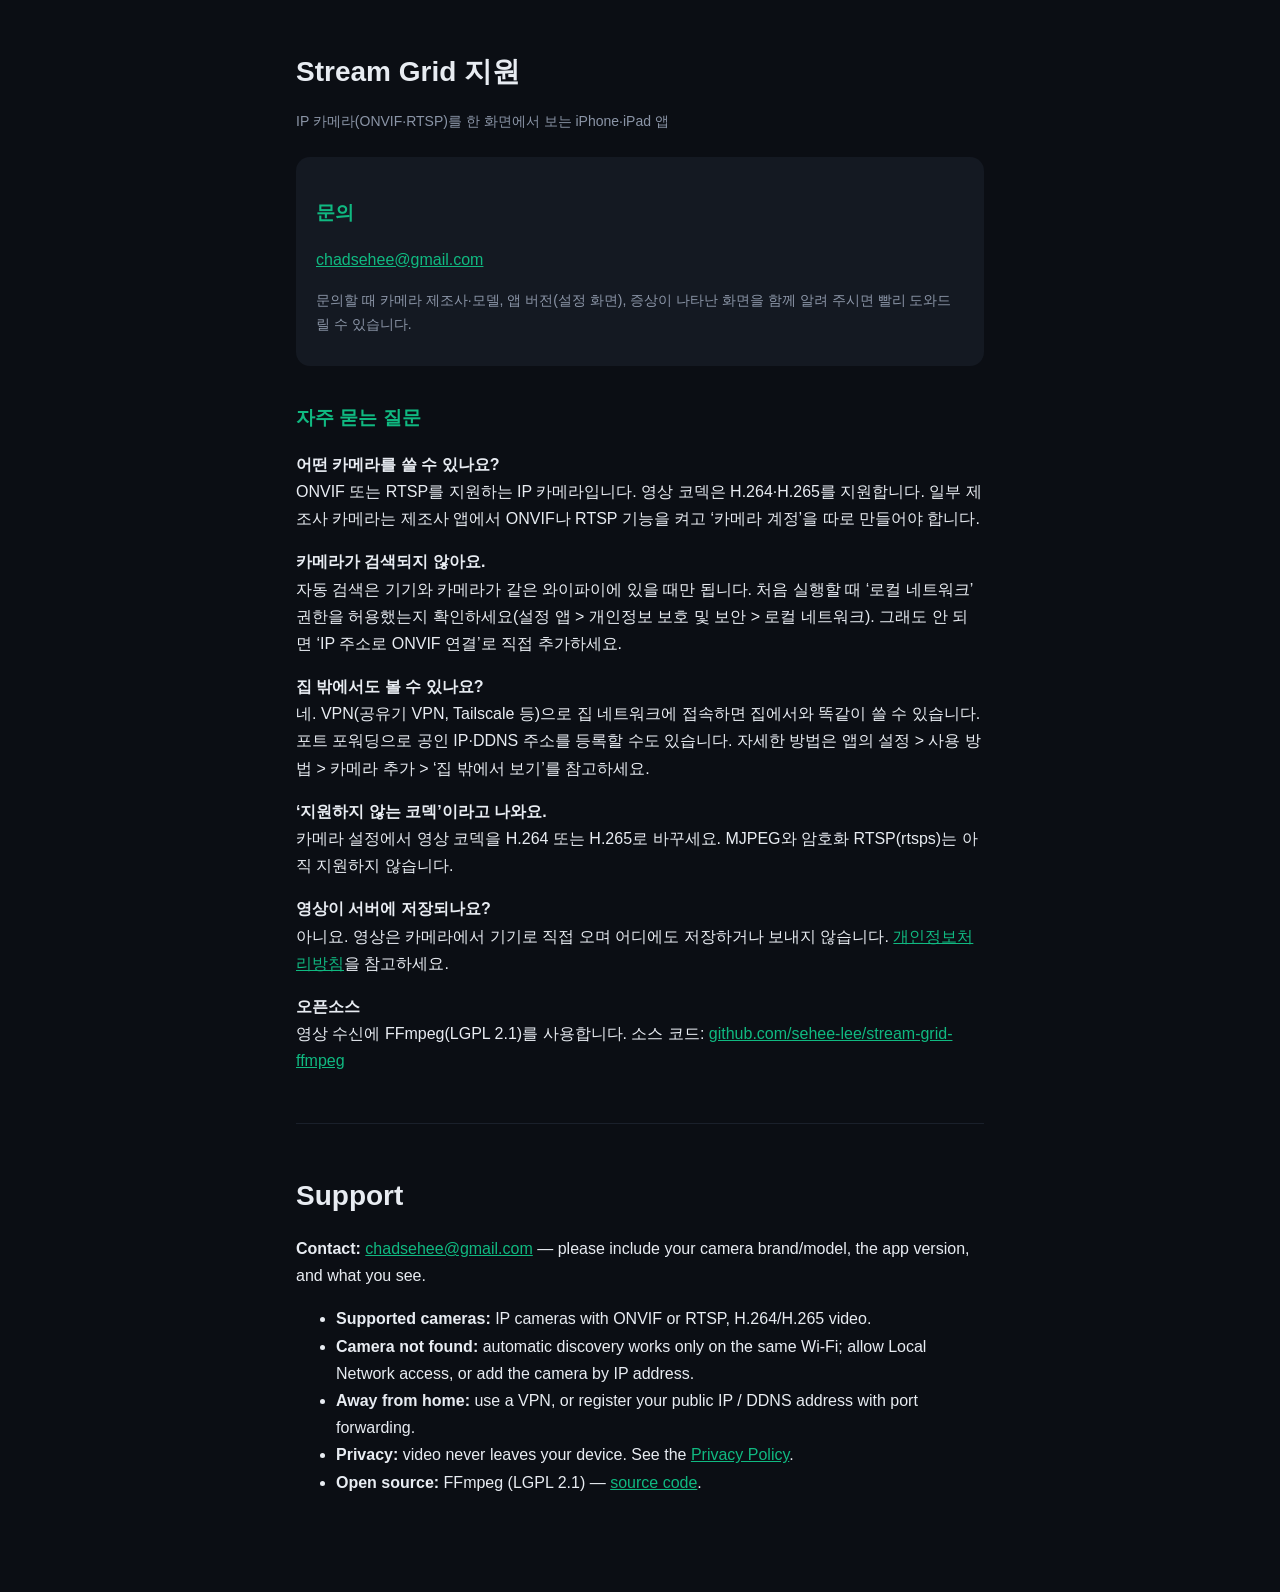
<file: index.html>
<!doctype html>
<html lang="ko">
<head>
<meta charset="utf-8">
<meta name="viewport" content="width=device-width, initial-scale=1">
<title>Stream Grid</title>
<meta http-equiv="refresh" content="0; url=support.html">
<link rel="stylesheet" href="style.css">
</head>
<body><main><p><a href="support.html">Stream Grid 지원 페이지로 이동</a> · <a href="privacy.html">개인정보처리방침</a></p></main></body>
</html>
</file>
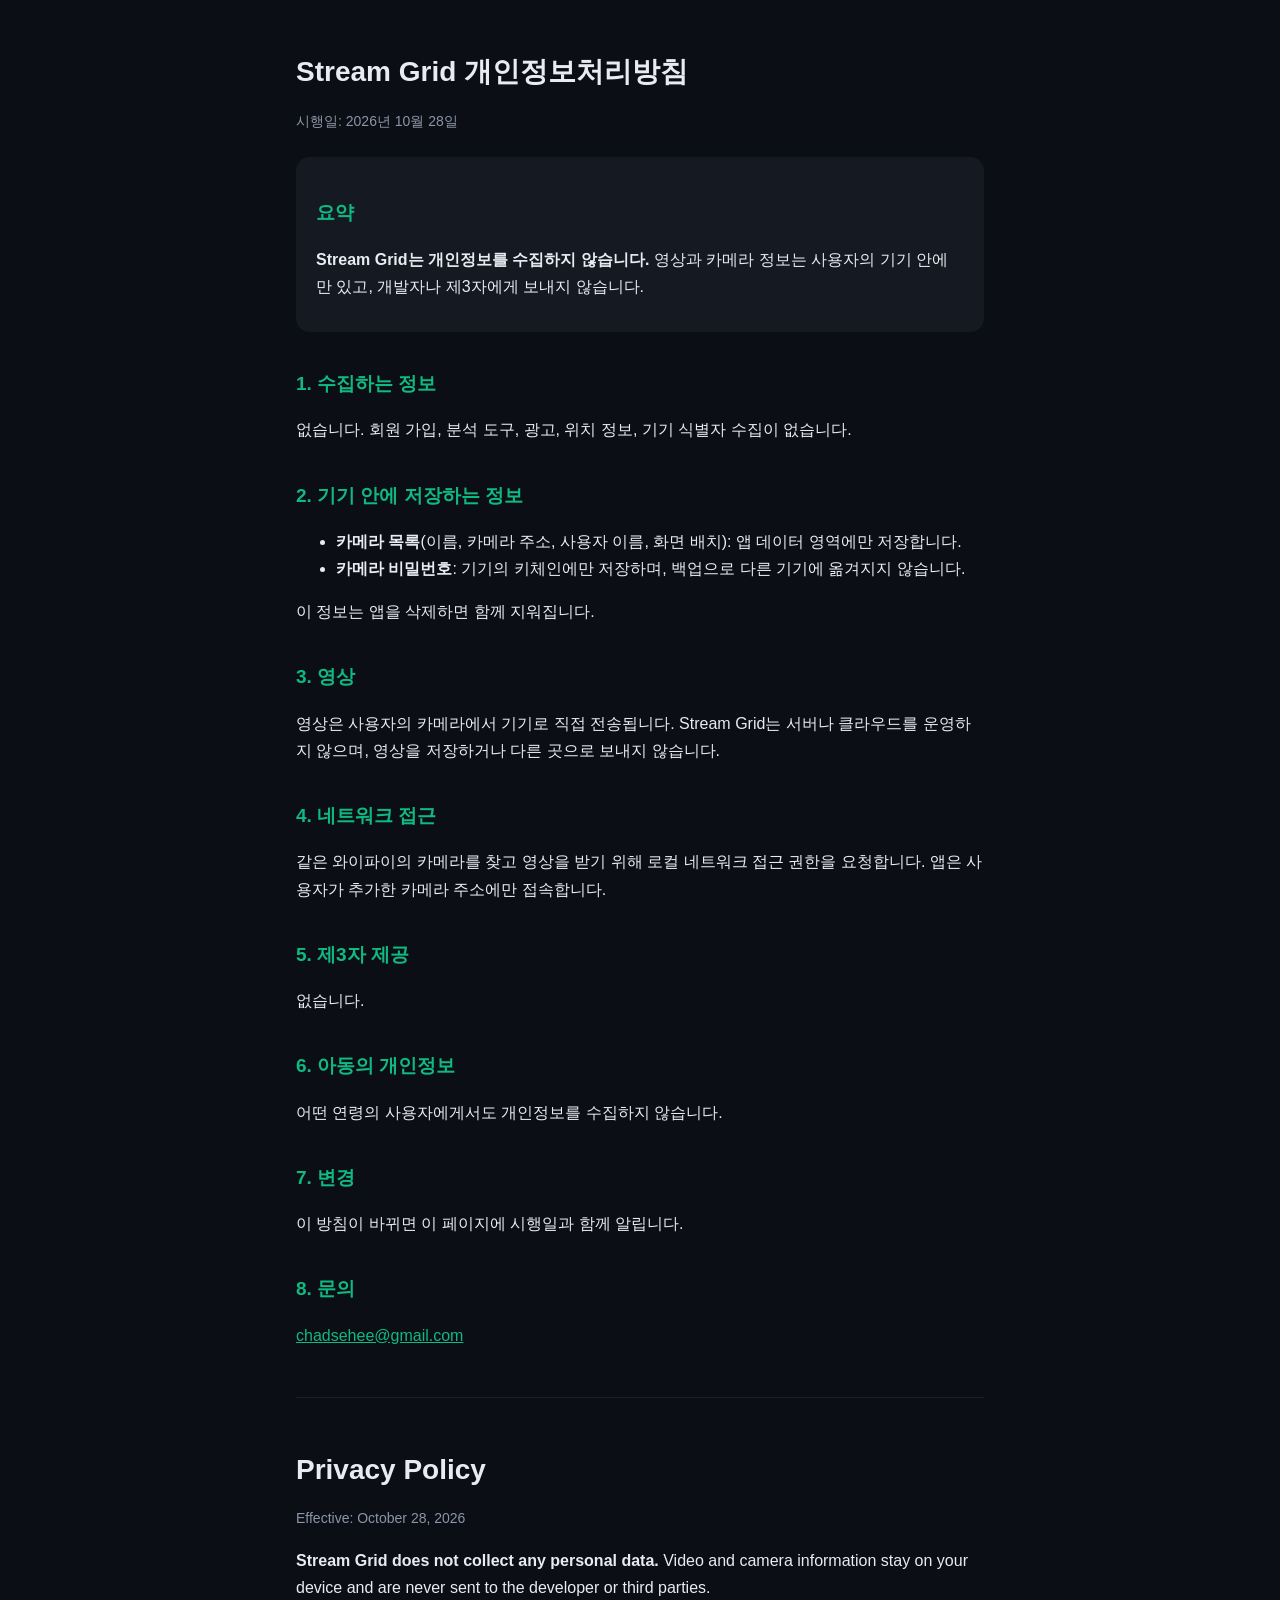
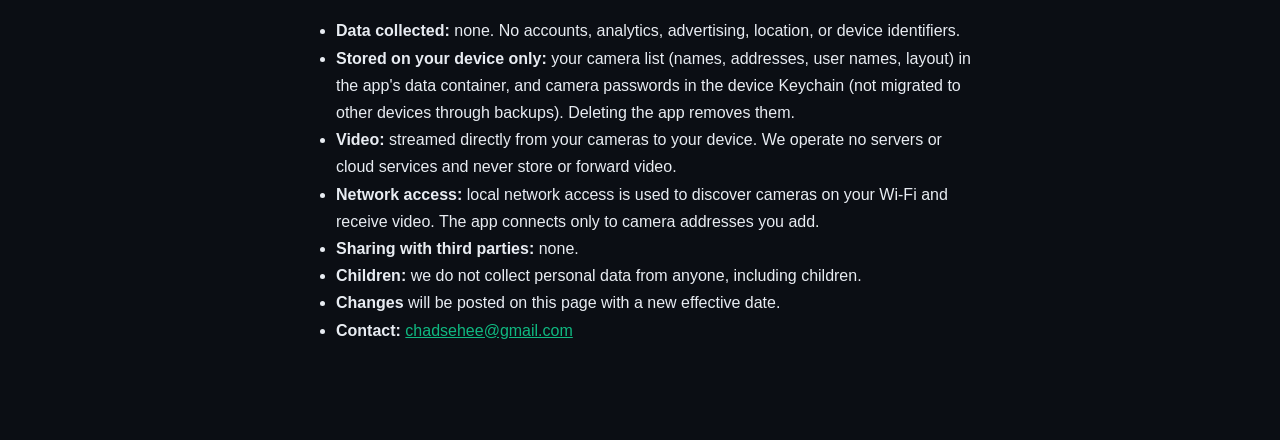
<file: privacy.html>
<!doctype html>
<html lang="ko">
<head>
<meta charset="utf-8">
<meta name="viewport" content="width=device-width, initial-scale=1">
<title>Stream Grid 개인정보처리방침</title>
<link rel="stylesheet" href="style.css">
</head>
<body>
<main>
  <h1>Stream Grid 개인정보처리방침</h1>
  <p class="muted">시행일: 2026년 10월 28일</p>

  <section class="card">
    <h2>요약</h2>
    <p><strong>Stream Grid는 개인정보를 수집하지 않습니다.</strong> 영상과 카메라 정보는 사용자의 기기 안에만 있고, 개발자나 제3자에게 보내지 않습니다.</p>
  </section>

  <h2>1. 수집하는 정보</h2>
  <p>없습니다. 회원 가입, 분석 도구, 광고, 위치 정보, 기기 식별자 수집이 없습니다.</p>

  <h2>2. 기기 안에 저장하는 정보</h2>
  <ul>
    <li><strong>카메라 목록</strong>(이름, 카메라 주소, 사용자 이름, 화면 배치): 앱 데이터 영역에만 저장합니다.</li>
    <li><strong>카메라 비밀번호</strong>: 기기의 키체인에만 저장하며, 백업으로 다른 기기에 옮겨지지 않습니다.</li>
  </ul>
  <p>이 정보는 앱을 삭제하면 함께 지워집니다.</p>

  <h2>3. 영상</h2>
  <p>영상은 사용자의 카메라에서 기기로 직접 전송됩니다. Stream Grid는 서버나 클라우드를 운영하지 않으며, 영상을 저장하거나 다른 곳으로 보내지 않습니다.</p>

  <h2>4. 네트워크 접근</h2>
  <p>같은 와이파이의 카메라를 찾고 영상을 받기 위해 로컬 네트워크 접근 권한을 요청합니다. 앱은 사용자가 추가한 카메라 주소에만 접속합니다.</p>

  <h2>5. 제3자 제공</h2>
  <p>없습니다.</p>

  <h2>6. 아동의 개인정보</h2>
  <p>어떤 연령의 사용자에게서도 개인정보를 수집하지 않습니다.</p>

  <h2>7. 변경</h2>
  <p>이 방침이 바뀌면 이 페이지에 시행일과 함께 알립니다.</p>

  <h2>8. 문의</h2>
  <p><a href="mailto:chadsehee@gmail.com">chadsehee@gmail.com</a></p>

  <hr>

  <h1>Privacy Policy</h1>
  <p class="muted">Effective: October 28, 2026</p>
  <p><strong>Stream Grid does not collect any personal data.</strong> Video and camera information stay on your device and are never sent to the developer or third parties.</p>
  <ul>
    <li><strong>Data collected:</strong> none. No accounts, analytics, advertising, location, or device identifiers.</li>
    <li><strong>Stored on your device only:</strong> your camera list (names, addresses, user names, layout) in the app's data container, and camera passwords in the device Keychain (not migrated to other devices through backups). Deleting the app removes them.</li>
    <li><strong>Video:</strong> streamed directly from your cameras to your device. We operate no servers or cloud services and never store or forward video.</li>
    <li><strong>Network access:</strong> local network access is used to discover cameras on your Wi-Fi and receive video. The app connects only to camera addresses you add.</li>
    <li><strong>Sharing with third parties:</strong> none.</li>
    <li><strong>Children:</strong> we do not collect personal data from anyone, including children.</li>
    <li><strong>Changes</strong> will be posted on this page with a new effective date.</li>
    <li><strong>Contact:</strong> <a href="mailto:chadsehee@gmail.com">chadsehee@gmail.com</a></li>
  </ul>
</main>
</body>
</html>
</file>
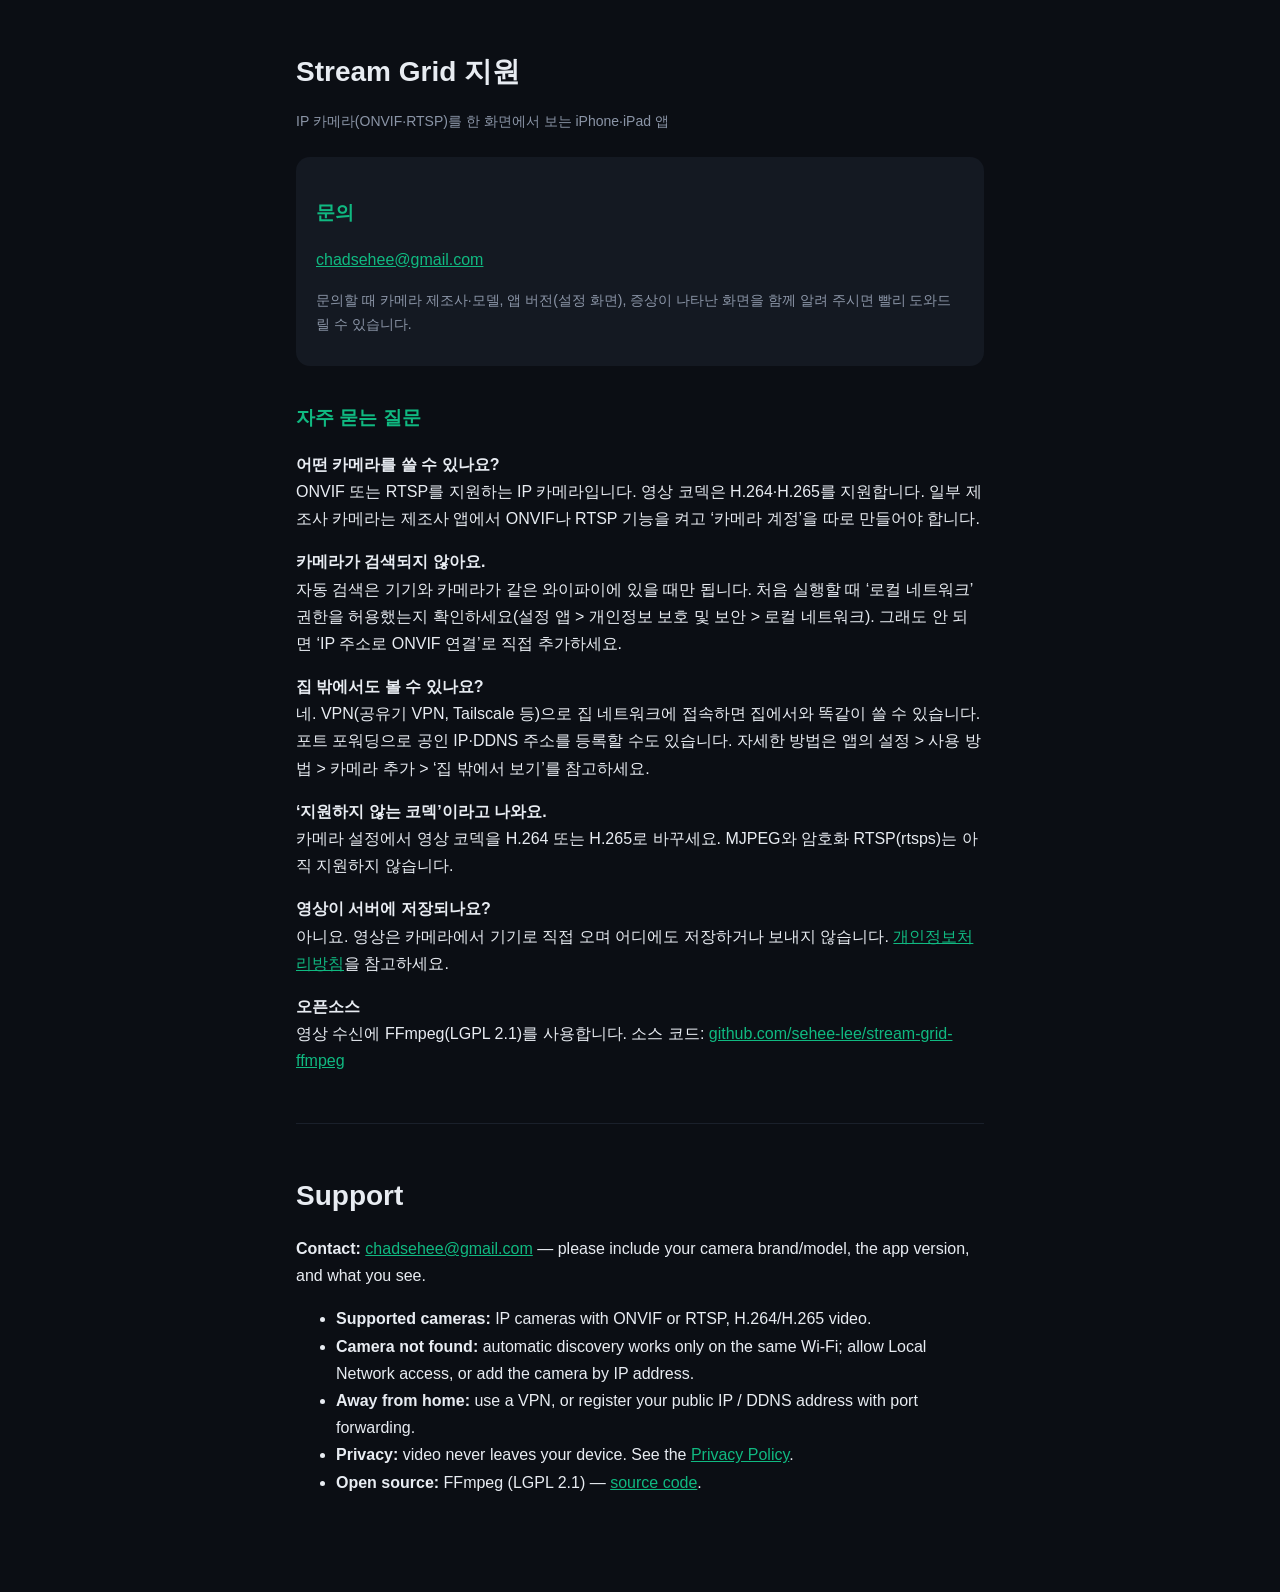
<file: support.html>
<!doctype html>
<html lang="ko">
<head>
<meta charset="utf-8">
<meta name="viewport" content="width=device-width, initial-scale=1">
<title>Stream Grid 지원</title>
<link rel="stylesheet" href="style.css">
</head>
<body>
<main>
  <h1>Stream Grid 지원</h1>
  <p class="muted">IP 카메라(ONVIF·RTSP)를 한 화면에서 보는 iPhone·iPad 앱</p>

  <section class="card">
    <h2>문의</h2>
    <p><a href="mailto:chadsehee@gmail.com">chadsehee@gmail.com</a></p>
    <p class="muted">문의할 때 카메라 제조사·모델, 앱 버전(설정 화면), 증상이 나타난 화면을 함께 알려 주시면 빨리 도와드릴 수 있습니다.</p>
  </section>

  <h2>자주 묻는 질문</h2>

  <p><strong>어떤 카메라를 쓸 수 있나요?</strong><br>
  ONVIF 또는 RTSP를 지원하는 IP 카메라입니다. 영상 코덱은 H.264·H.265를 지원합니다. 일부 제조사 카메라는 제조사 앱에서 ONVIF나 RTSP 기능을 켜고 ‘카메라 계정’을 따로 만들어야 합니다.</p>

  <p><strong>카메라가 검색되지 않아요.</strong><br>
  자동 검색은 기기와 카메라가 같은 와이파이에 있을 때만 됩니다. 처음 실행할 때 ‘로컬 네트워크’ 권한을 허용했는지 확인하세요(설정 앱 &gt; 개인정보 보호 및 보안 &gt; 로컬 네트워크). 그래도 안 되면 ‘IP 주소로 ONVIF 연결’로 직접 추가하세요.</p>

  <p><strong>집 밖에서도 볼 수 있나요?</strong><br>
  네. VPN(공유기 VPN, Tailscale 등)으로 집 네트워크에 접속하면 집에서와 똑같이 쓸 수 있습니다. 포트 포워딩으로 공인 IP·DDNS 주소를 등록할 수도 있습니다. 자세한 방법은 앱의 설정 &gt; 사용 방법 &gt; 카메라 추가 &gt; ‘집 밖에서 보기’를 참고하세요.</p>

  <p><strong>‘지원하지 않는 코덱’이라고 나와요.</strong><br>
  카메라 설정에서 영상 코덱을 H.264 또는 H.265로 바꾸세요. MJPEG와 암호화 RTSP(rtsps)는 아직 지원하지 않습니다.</p>

  <p><strong>영상이 서버에 저장되나요?</strong><br>
  아니요. 영상은 카메라에서 기기로 직접 오며 어디에도 저장하거나 보내지 않습니다. <a href="privacy.html">개인정보처리방침</a>을 참고하세요.</p>

  <p><strong>오픈소스</strong><br>
  영상 수신에 FFmpeg(LGPL 2.1)를 사용합니다. 소스 코드: <a href="https://github.com/sehee-lee/stream-grid-ffmpeg">github.com/sehee-lee/stream-grid-ffmpeg</a></p>

  <hr>

  <h1>Support</h1>
  <p><strong>Contact:</strong> <a href="mailto:chadsehee@gmail.com">chadsehee@gmail.com</a> — please include your camera brand/model, the app version, and what you see.</p>
  <ul>
    <li><strong>Supported cameras:</strong> IP cameras with ONVIF or RTSP, H.264/H.265 video.</li>
    <li><strong>Camera not found:</strong> automatic discovery works only on the same Wi-Fi; allow Local Network access, or add the camera by IP address.</li>
    <li><strong>Away from home:</strong> use a VPN, or register your public IP / DDNS address with port forwarding.</li>
    <li><strong>Privacy:</strong> video never leaves your device. See the <a href="privacy.html">Privacy Policy</a>.</li>
    <li><strong>Open source:</strong> FFmpeg (LGPL 2.1) — <a href="https://github.com/sehee-lee/stream-grid-ffmpeg">source code</a>.</li>
  </ul>
</main>
</body>
</html>
</file>
<file: style.css>
:root { --bg: #0B0E14; --surface: #141922; --text: #E8ECF2; --muted: #8B95A7; --accent: #10B981; }
* { box-sizing: border-box; }
body { margin: 0; background: var(--bg); color: var(--text); font: 16px/1.7 -apple-system, BlinkMacSystemFont, "Apple SD Gothic Neo", "Noto Sans KR", sans-serif; }
main { max-width: 720px; margin: 0 auto; padding: 48px 16px 80px; }
h1 { font-size: 28px; margin: 0 0 4px; }
h2 { font-size: 19px; margin: 36px 0 8px; color: var(--accent); }
p, li { color: var(--text); }
.muted { color: var(--muted); font-size: 14px; }
section.card { background: var(--surface); border-radius: 14px; padding: 4px 20px 16px; margin-top: 24px; }
a { color: var(--accent); }
hr { border: 0; border-top: 1px solid #1A202B; margin: 48px 0; }
</file>
